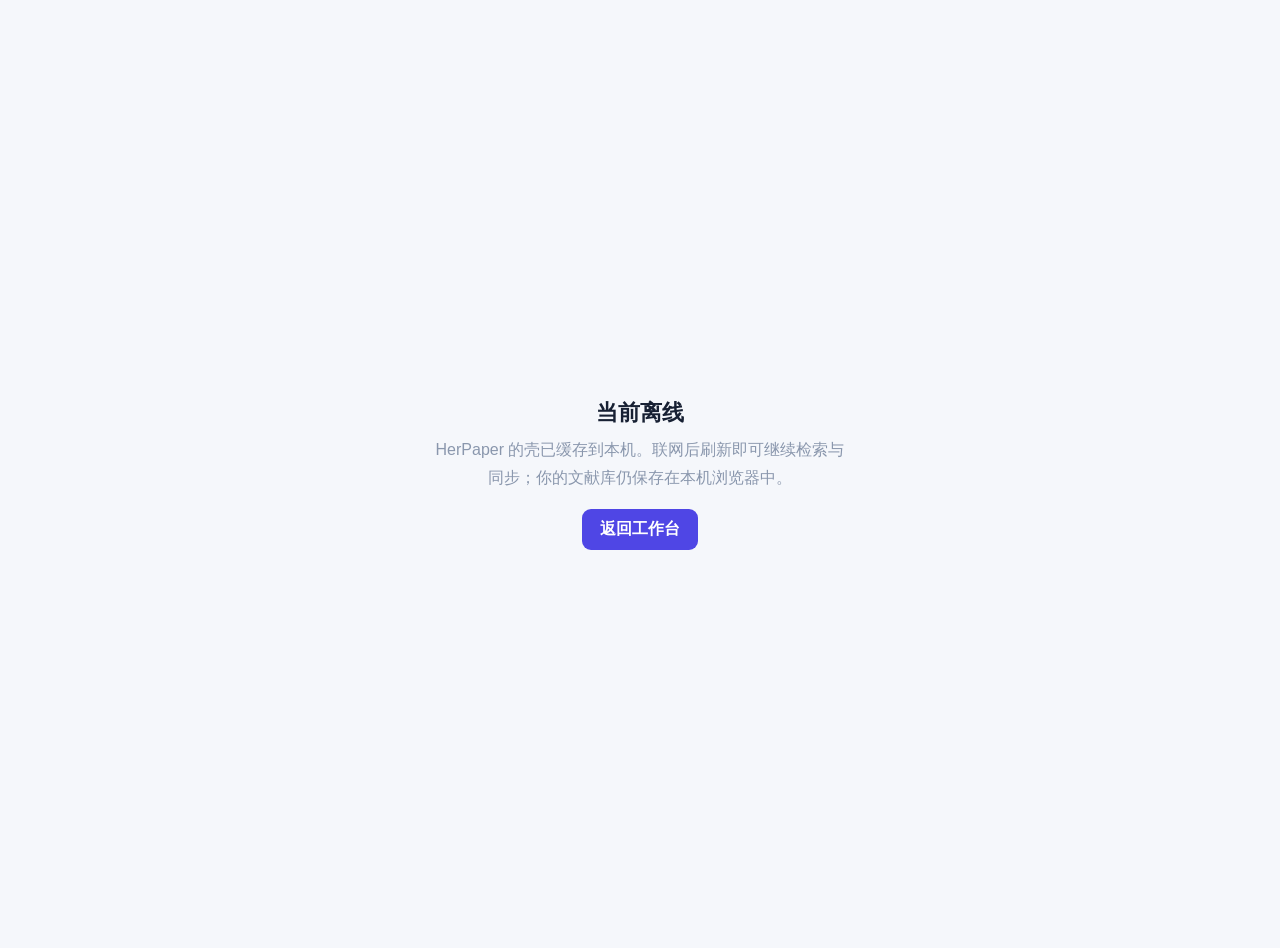
<file: offline.html>
<!DOCTYPE html>
<html lang="zh-CN">
<head>
<meta charset="utf-8">
<meta name="viewport" content="width=device-width,initial-scale=1">
<title>HerPaper · 离线</title>
<style>
  :root{--ink:#172033;--muted:#8a97ad;--brand:#4f46e5;--bg:#f5f7fb}
  body{margin:0;min-height:100vh;display:grid;place-items:center;font-family:-apple-system,"PingFang SC","Microsoft YaHei",sans-serif;background:var(--bg);color:var(--ink);padding:24px;text-align:center}
  h1{font-size:22px;margin:0 0 8px}
  p{color:var(--muted);max-width:420px;line-height:1.7;margin:0 auto 18px}
  a{display:inline-block;background:var(--brand);color:#fff;text-decoration:none;padding:10px 18px;border-radius:9px;font-weight:650}
</style>
</head>
<body>
  <div>
    <h1>当前离线</h1>
    <p>HerPaper 的壳已缓存到本机。联网后刷新即可继续检索与同步；你的文献库仍保存在本机浏览器中。</p>
    <a href="./index.html">返回工作台</a>
  </div>
</body>
</html>
</file>
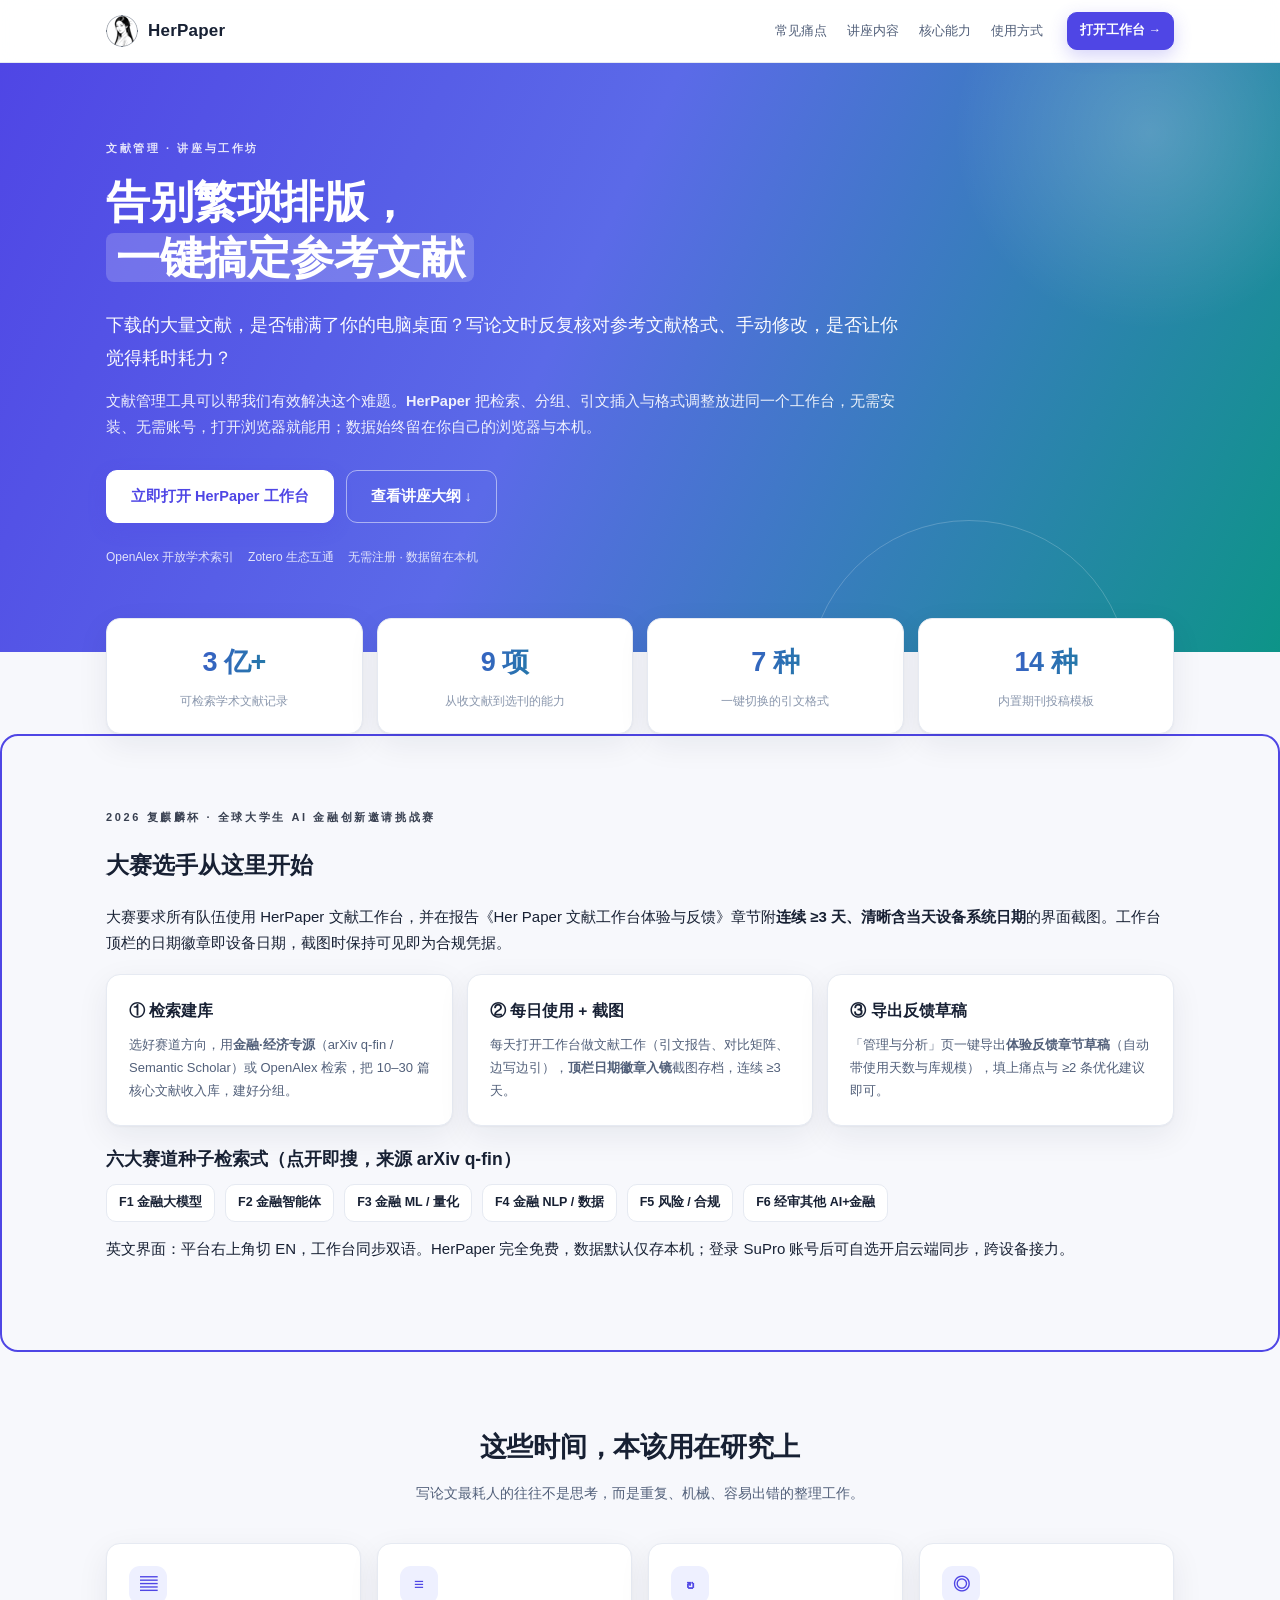
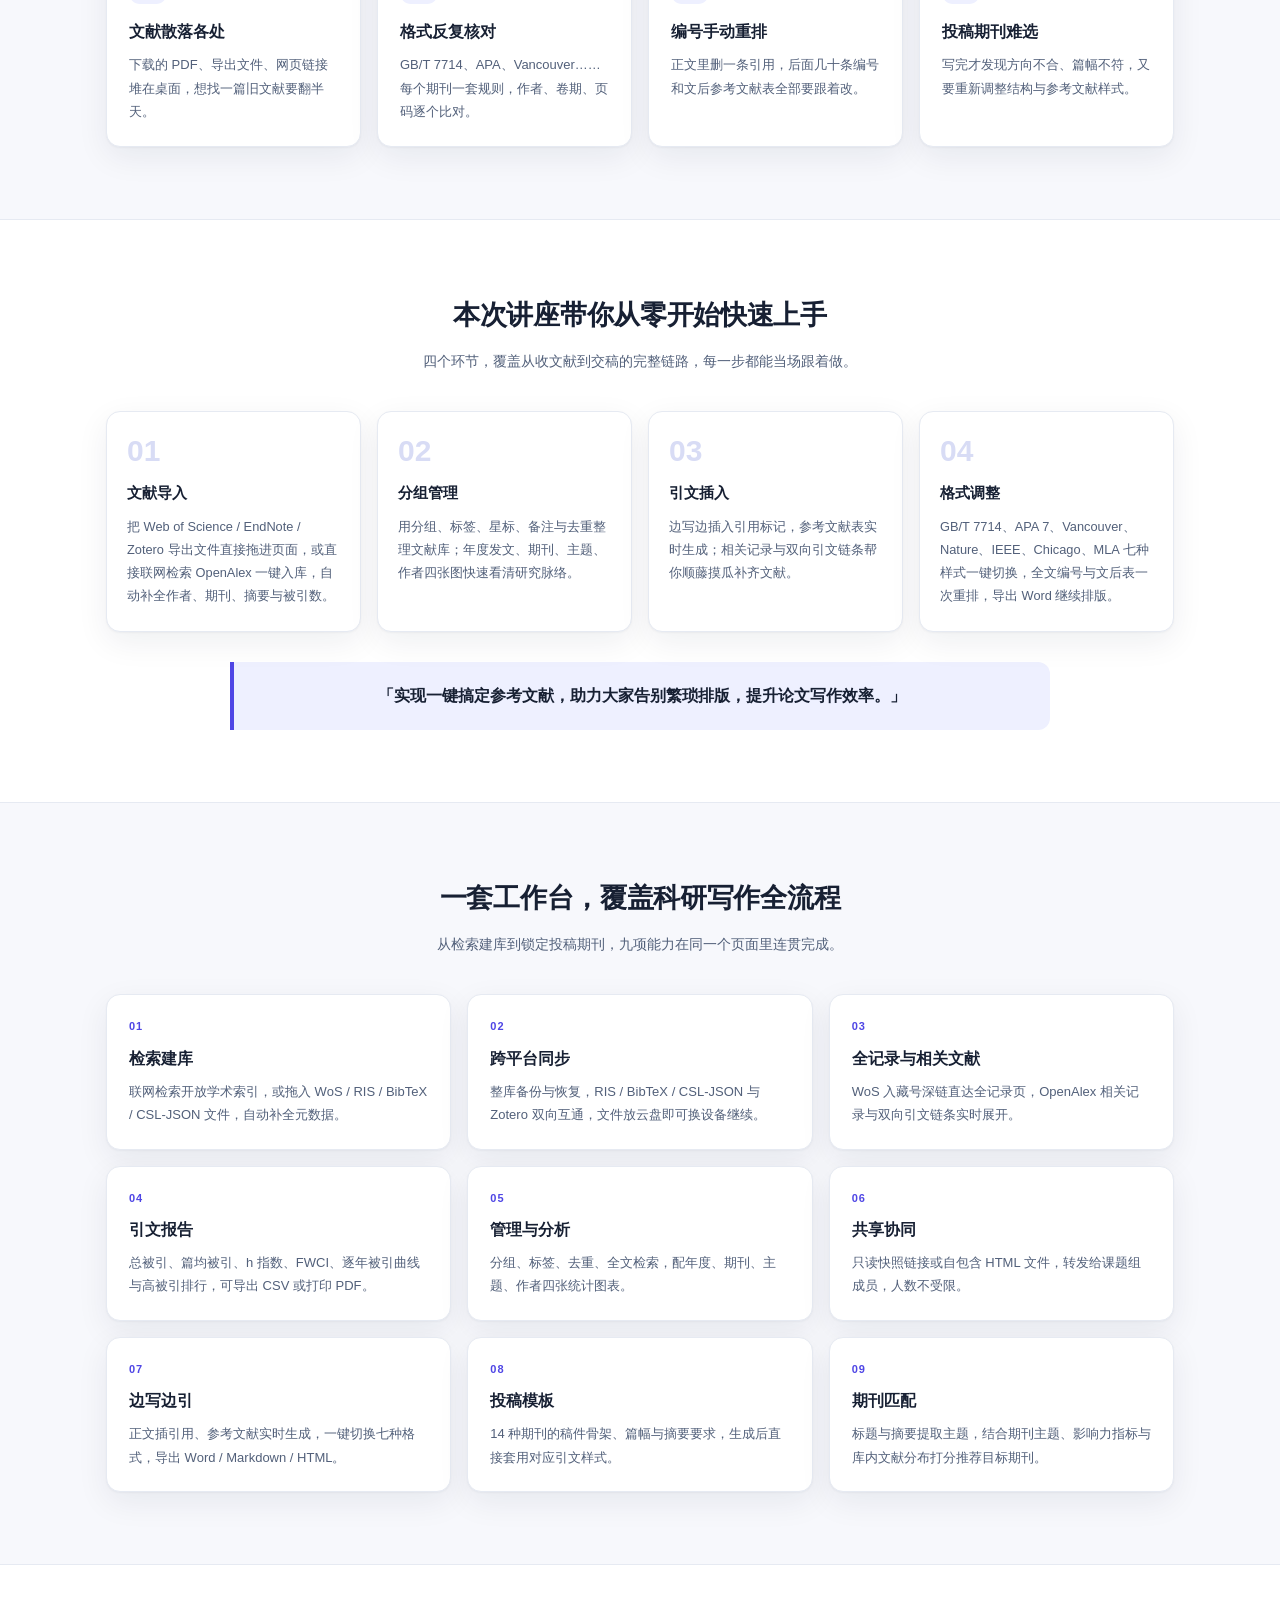
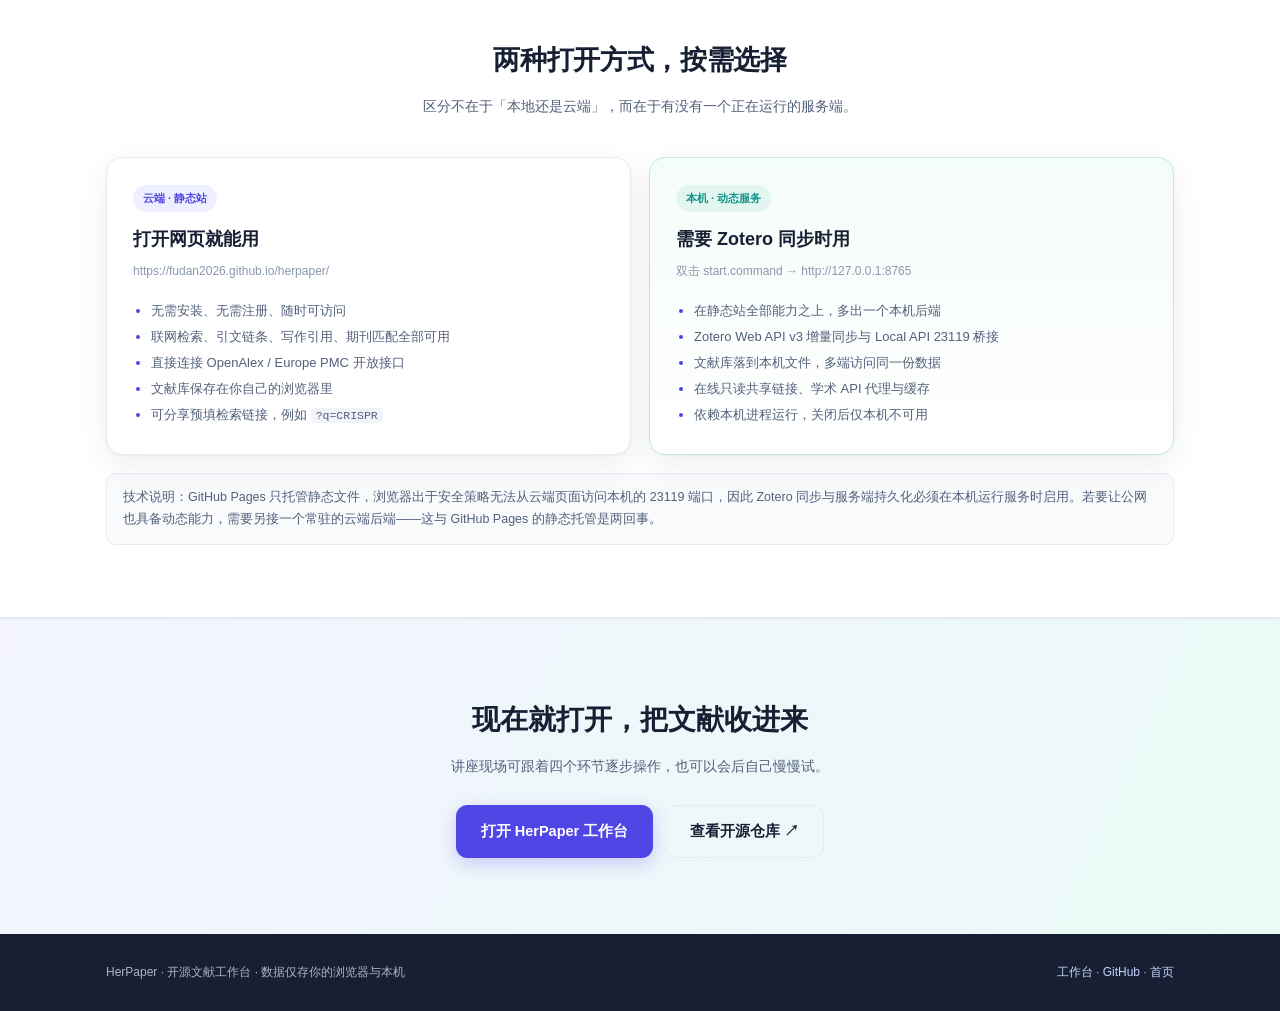
<file: promo.html>
<!DOCTYPE html>
<html lang="zh-CN">
<head>
<meta charset="utf-8">
<meta name="viewport" content="width=device-width,initial-scale=1">
<title>HerPaper · 一键搞定参考文献</title>
<meta name="description" content="HerPaper 文献管理工作台：从零上手文献导入、分组管理、引文插入与格式调整，一键搞定参考文献，告别繁琐排版。">
<meta name="keywords" content="HerPaper,文献管理,参考文献,Zotero,OpenAlex,引文格式,GB/T 7714">
<link rel="canonical" href="https://fudan2026.github.io/herpaper/promo.html">
<meta property="og:title" content="HerPaper · 一键搞定参考文献">
<meta property="og:description" content="讲座与工作坊：从零上手文献导入、分组管理、引文插入与格式调整。">
<meta property="og:type" content="website">
<meta property="og:url" content="https://fudan2026.github.io/herpaper/promo.html">
<meta property="og:image" content="https://fudan2026.github.io/herpaper/assets/herpaper-icon-512.png">
<meta name="twitter:card" content="summary">
<meta name="twitter:title" content="HerPaper · 一键搞定参考文献">
<meta name="twitter:description" content="本地优先的浏览器文献工作台：检索、引文、投稿模板一站搞定。">
<meta name="twitter:image" content="https://fudan2026.github.io/herpaper/assets/herpaper-icon-512.png">
<link rel="stylesheet" href="promo.css">
<link rel="icon" type="image/png" href="assets/herpaper-icon-32.png">
<link rel="apple-touch-icon" href="assets/herpaper-icon-192.png">
<script type="application/ld+json">
{"@context":"https://schema.org","@type":"SoftwareApplication","name":"HerPaper","applicationCategory":"EducationalApplication","operatingSystem":"Web","offers":{"@type":"Offer","price":"0","priceCurrency":"USD"},"description":"Local-first literature workbench: OpenAlex search, Zotero interop, write & cite, journal matching.","url":"https://fudan2026.github.io/herpaper/"}
</script>
</head>
<body>

<header class="nav">
  <div class="nav-in">
    <div class="brand"><img class="brand-icon" src="assets/herpaper-icon-32.png" alt=""> HerPaper</div>
    <nav class="nav-links">
      <a href="#pain">常见痛点</a><a href="#workshop">讲座内容</a><a href="#features">核心能力</a><a href="#modes">使用方式</a>
    </nav>
    <a class="btn primary small" href="index.html">打开工作台 →</a>
  </div>
</header>

<section class="hero">
  <div class="wrap">
    <div class="eyebrow">文献管理 · 讲座与工作坊</div>
    <h1>告别繁琐排版，<br><em>一键搞定参考文献</em></h1>
    <p class="lead">下载的大量文献，是否铺满了你的电脑桌面？写论文时反复核对参考文献格式、手动修改，是否让你觉得耗时耗力？</p>
    <p class="hero-desc">文献管理工具可以帮我们有效解决这个难题。<b>HerPaper</b> 把检索、分组、引文插入与格式调整放进同一个工作台，无需安装、无需账号，打开浏览器就能用；数据始终留在你自己的浏览器与本机。</p>
    <div class="cta-row">
      <a class="btn primary big" href="index.html">立即打开 HerPaper 工作台</a>
      <a class="btn ghost big" href="#workshop">查看讲座大纲 ↓</a>
    </div>
    <div class="trust">
      <span>OpenAlex 开放学术索引</span><span>Zotero 生态互通</span><span>无需注册 · 数据留在本机</span>
    </div>
  </div>
</section>

<div class="wrap stats reveal">
  <div class="stat"><b>3 亿+</b><span>可检索学术文献记录</span></div>
  <div class="stat"><b>9 项</b><span>从收文献到选刊的能力</span></div>
  <div class="stat"><b>7 种</b><span>一键切换的引文格式</span></div>
  <div class="stat"><b>14 种</b><span>内置期刊投稿模板</span></div>
</div>

<!-- 2026 复麒麟杯专区（大赛选手第一站）：三步上手 + 资格闸合规攻略 + 六赛道种子检索 -->
<section class="section" id="cup" style="border:2px solid #4f46e5;border-radius:18px">
  <div class="wrap">
    <div class="eyebrow">2026 复麒麟杯 · 全球大学生 AI 金融创新邀请挑战赛</div>
    <h2>大赛选手从这里开始</h2>
    <p class="para">大赛要求所有队伍使用 HerPaper 文献工作台，并在报告《Her Paper 文献工作台体验与反馈》章节附<b>连续 ≥3 天、清晰含当天设备系统日期</b>的界面截图。工作台顶栏的日期徽章即设备日期，截图时保持可见即为合规凭据。</p>
    <div class="grid3" style="display:grid;grid-template-columns:repeat(3,1fr);gap:14px;margin:18px 0">
      <div class="card"><h3 style="margin:0 0 8px">① 检索建库</h3><p class="para" style="margin:0">选好赛道方向，用<b>金融·经济专源</b>（arXiv q-fin / Semantic Scholar）或 OpenAlex 检索，把 10–30 篇核心文献收入库，建好分组。</p></div>
      <div class="card"><h3 style="margin:0 0 8px">② 每日使用 + 截图</h3><p class="para" style="margin:0">每天打开工作台做文献工作（引文报告、对比矩阵、边写边引），<b>顶栏日期徽章入镜</b>截图存档，连续 ≥3 天。</p></div>
      <div class="card"><h3 style="margin:0 0 8px">③ 导出反馈草稿</h3><p class="para" style="margin:0">「管理与分析」页一键导出<b>体验反馈章节草稿</b>（自动带使用天数与库规模），填上痛点与 ≥2 条优化建议即可。</p></div>
    </div>
    <h3 style="margin:16px 0 10px">六大赛道种子检索式（点开即搜，来源 arXiv q-fin）</h3>
    <div class="btn-row" style="display:flex;flex-wrap:wrap;gap:10px">
      <a class="btn small" href="index.html?q=large+language+model+finance&source=arxiv">F1 金融大模型</a>
      <a class="btn small" href="index.html?q=agent+financial+workflow&source=arxiv">F2 金融智能体</a>
      <a class="btn small" href="index.html?q=machine+learning+stock+market&source=arxiv">F3 金融 ML / 量化</a>
      <a class="btn small" href="index.html?q=financial+NLP+text+mining&source=arxiv">F4 金融 NLP / 数据</a>
      <a class="btn small" href="index.html?q=risk+management+regulation+AI&source=arxiv">F5 风险 / 合规</a>
      <a class="btn small" href="index.html?q=fintech+AI+application&source=arxiv">F6 经审其他 AI+金融</a>
    </div>
    <p class="para" style="margin-top:14px">英文界面：平台右上角切 EN，工作台同步双语。HerPaper 完全免费，数据默认仅存本机；登录 SuPro 账号后可自选开启云端同步，跨设备接力。</p>
  </div>
</section>

<section class="section" id="pain">
  <div class="wrap">
    <div class="section-head reveal">
      <h2>这些时间，本该用在研究上</h2>
      <p>写论文最耗人的往往不是思考，而是重复、机械、容易出错的整理工作。</p>
    </div>
    <div class="grid4">
      <div class="card reveal"><div class="ic">▤</div><h3>文献散落各处</h3><p>下载的 PDF、导出文件、网页链接堆在桌面，想找一篇旧文献要翻半天。</p></div>
      <div class="card reveal"><div class="ic">≡</div><h3>格式反复核对</h3><p>GB/T 7714、APA、Vancouver……每个期刊一套规则，作者、卷期、页码逐个比对。</p></div>
      <div class="card reveal"><div class="ic">↻</div><h3>编号手动重排</h3><p>正文里删一条引用，后面几十条编号和文后参考文献表全部要跟着改。</p></div>
      <div class="card reveal"><div class="ic">◎</div><h3>投稿期刊难选</h3><p>写完才发现方向不合、篇幅不符，又要重新调整结构与参考文献样式。</p></div>
    </div>
  </div>
</section>

<section class="section alt" id="workshop">
  <div class="wrap">
    <div class="section-head reveal">
      <h2>本次讲座带你从零开始快速上手</h2>
      <p>四个环节，覆盖从收文献到交稿的完整链路，每一步都能当场跟着做。</p>
    </div>
    <div class="steps">
      <div class="step reveal"><div class="n">01</div><h3>文献导入</h3><p>把 Web of Science / EndNote / Zotero 导出文件直接拖进页面，或直接联网检索 OpenAlex 一键入库，自动补全作者、期刊、摘要与被引数。</p></div>
      <div class="step reveal"><div class="n">02</div><h3>分组管理</h3><p>用分组、标签、星标、备注与去重整理文献库；年度发文、期刊、主题、作者四张图快速看清研究脉络。</p></div>
      <div class="step reveal"><div class="n">03</div><h3>引文插入</h3><p>边写边插入引用标记，参考文献表实时生成；相关记录与双向引文链条帮你顺藤摸瓜补齐文献。</p></div>
      <div class="step reveal"><div class="n">04</div><h3>格式调整</h3><p>GB/T 7714、APA 7、Vancouver、Nature、IEEE、Chicago、MLA 七种样式一键切换，全文编号与文后表一次重排，导出 Word 继续排版。</p></div>
    </div>
    <div class="quote reveal">「实现一键搞定参考文献，助力大家告别繁琐排版，提升论文写作效率。」</div>
  </div>
</section>

<section class="section" id="features">
  <div class="wrap">
    <div class="section-head reveal">
      <h2>一套工作台，覆盖科研写作全流程</h2>
      <p>从检索建库到锁定投稿期刊，九项能力在同一个页面里连贯完成。</p>
    </div>
    <div class="grid3">
      <div class="card reveal"><div class="no">01</div><h3>检索建库</h3><p>联网检索开放学术索引，或拖入 WoS / RIS / BibTeX / CSL-JSON 文件，自动补全元数据。</p></div>
      <div class="card reveal"><div class="no">02</div><h3>跨平台同步</h3><p>整库备份与恢复，RIS / BibTeX / CSL-JSON 与 Zotero 双向互通，文件放云盘即可换设备继续。</p></div>
      <div class="card reveal"><div class="no">03</div><h3>全记录与相关文献</h3><p>WoS 入藏号深链直达全记录页，OpenAlex 相关记录与双向引文链条实时展开。</p></div>
      <div class="card reveal"><div class="no">04</div><h3>引文报告</h3><p>总被引、篇均被引、h 指数、FWCI、逐年被引曲线与高被引排行，可导出 CSV 或打印 PDF。</p></div>
      <div class="card reveal"><div class="no">05</div><h3>管理与分析</h3><p>分组、标签、去重、全文检索，配年度、期刊、主题、作者四张统计图表。</p></div>
      <div class="card reveal"><div class="no">06</div><h3>共享协同</h3><p>只读快照链接或自包含 HTML 文件，转发给课题组成员，人数不受限。</p></div>
      <div class="card reveal"><div class="no">07</div><h3>边写边引</h3><p>正文插引用、参考文献实时生成，一键切换七种格式，导出 Word / Markdown / HTML。</p></div>
      <div class="card reveal"><div class="no">08</div><h3>投稿模板</h3><p>14 种期刊的稿件骨架、篇幅与摘要要求，生成后直接套用对应引文样式。</p></div>
      <div class="card reveal"><div class="no">09</div><h3>期刊匹配</h3><p>标题与摘要提取主题，结合期刊主题、影响力指标与库内文献分布打分推荐目标期刊。</p></div>
    </div>
  </div>
</section>

<section class="section alt" id="modes">
  <div class="wrap">
    <div class="section-head reveal">
      <h2>两种打开方式，按需选择</h2>
      <p>区分不在于「本地还是云端」，而在于有没有一个正在运行的服务端。</p>
    </div>
    <div class="compare">
      <div class="mode reveal">
        <span class="tag">云端 · 静态站</span>
        <h3>打开网页就能用</h3>
        <div class="url">https://fudan2026.github.io/herpaper/</div>
        <ul>
          <li>无需安装、无需注册、随时可访问</li>
          <li>联网检索、引文链条、写作引用、期刊匹配全部可用</li>
          <li>直接连接 OpenAlex / Europe PMC 开放接口</li>
          <li>文献库保存在你自己的浏览器里</li>
          <li>可分享预填检索链接，例如 <code>?q=CRISPR</code></li>
        </ul>
      </div>
      <div class="mode local reveal">
        <span class="tag">本机 · 动态服务</span>
        <h3>需要 Zotero 同步时用</h3>
        <div class="url">双击 start.command → http://127.0.0.1:8765</div>
        <ul>
          <li>在静态站全部能力之上，多出一个本机后端</li>
          <li>Zotero Web API v3 增量同步与 Local API 23119 桥接</li>
          <li>文献库落到本机文件，多端访问同一份数据</li>
          <li>在线只读共享链接、学术 API 代理与缓存</li>
          <li>依赖本机进程运行，关闭后仅本机不可用</li>
        </ul>
      </div>
    </div>
    <div class="note reveal">技术说明：GitHub Pages 只托管静态文件，浏览器出于安全策略无法从云端页面访问本机的 23119 端口，因此 Zotero 同步与服务端持久化必须在本机运行服务时启用。若要让公网也具备动态能力，需要另接一个常驻的云端后端——这与 GitHub Pages 的静态托管是两回事。</div>
  </div>
</section>

<section class="final">
  <div class="wrap">
    <h2>现在就打开，把文献收进来</h2>
    <p>讲座现场可跟着四个环节逐步操作，也可以会后自己慢慢试。</p>
    <div class="cta-row">
      <a class="btn primary big" href="index.html">打开 HerPaper 工作台</a>
      <a class="btn ghost big" href="https://github.com/Fudan2026/herpaper">查看开源仓库 ↗</a>
    </div>
  </div>
</section>

<footer>
  <div class="wrap">
    <span>HerPaper · 开源文献工作台 · 数据仅存你的浏览器与本机</span>
    <span><a href="index.html">工作台</a> · <a href="https://github.com/Fudan2026/herpaper">GitHub</a> · <a href="https://fudan2026.github.io/herpaper/">首页</a></span>
  </div>
</footer>

<script>
(function(){
  var els = document.querySelectorAll('.reveal');
  if (!('IntersectionObserver' in window)) { els.forEach(function(e){e.classList.add('in');}); return; }
  var io = new IntersectionObserver(function(entries){
    entries.forEach(function(en){
      if (en.isIntersecting) { en.target.classList.add('in'); io.unobserve(en.target); }
    });
  }, {threshold:0.12, rootMargin:'0px 0px -30px 0px'});
  els.forEach(function(e,i){ e.style.transitionDelay = (i%4)*60 + 'ms'; io.observe(e); });
  var nav = document.querySelector('.nav');
  window.addEventListener('scroll', function(){ nav.style.boxShadow = window.scrollY > 20 ? '0 8px 24px rgba(20,30,60,.08)' : 'none'; }, {passive:true});
})();
</script>
</body>
</html>
</file>
<file: promo.css>
:root{
  --bg:#f7f8fc; --panel:#ffffff; --ink:#172033; --ink2:#52607a; --muted:#8a97ad;
  --line:#e6eaf2; --brand:#4f46e5; --brand2:#0d9488; --brand-soft:#eef0ff;
  --shadow:0 1px 2px rgba(20,30,60,.04),0 10px 32px rgba(20,30,60,.07);
  --radius:14px;
}
*{box-sizing:border-box}
html{scroll-behavior:smooth}
body{margin:0;background:var(--bg);color:var(--ink);font-family:-apple-system,BlinkMacSystemFont,"SF Pro SC","PingFang SC","Microsoft YaHei",Arial,sans-serif;font-size:15px;line-height:1.75;-webkit-font-smoothing:antialiased}
a{color:inherit;text-decoration:none}
code{background:#f1f3f9;border-radius:4px;padding:1px 5px;font-size:11.5px}
.wrap{max-width:1120px;margin:0 auto;padding:0 26px}

/* nav */
.nav{position:sticky;top:0;z-index:20;background:rgba(255,255,255,.9);backdrop-filter:blur(14px);border-bottom:1px solid var(--line)}
.nav-in{max-width:1120px;margin:0 auto;padding:12px 26px;display:flex;align-items:center;gap:24px}
.brand{display:flex;align-items:center;gap:10px;font-weight:750;font-size:17px;letter-spacing:.2px}
.brand-icon{width:32px;height:32px;border-radius:50%;display:block}
.mark{width:32px;height:32px;border-radius:10px;background:linear-gradient(135deg,#6366f1,#0ea5a4);color:#fff;display:grid;place-items:center;font-size:12px;font-weight:800;letter-spacing:.5px;box-shadow:0 5px 14px rgba(79,70,229,.25)}
.nav-links{display:flex;gap:20px;margin-left:auto;font-size:13px;color:var(--ink2)}
.nav-links a:hover{color:var(--brand)}
.btn{display:inline-flex;align-items:center;justify-content:center;gap:7px;border:1px solid var(--line);background:#fff;border-radius:10px;padding:9px 16px;font-size:13px;font-weight:650;cursor:pointer;transition:.18s;white-space:nowrap}
.btn:hover{transform:translateY(-1px);border-color:#c7cdf5;box-shadow:var(--shadow)}
.btn.primary{background:var(--brand);border-color:var(--brand);color:#fff;box-shadow:0 6px 18px rgba(79,70,229,.24)}
.btn.primary:hover{background:#4338ca}
.btn.ghost{background:transparent}
.btn.big{padding:13px 24px;font-size:14.5px;border-radius:11px}
.btn.small{padding:7px 12px;font-size:12.5px}

/* hero */
.hero{position:relative;overflow:hidden;background:linear-gradient(115deg,#4f46e5 0%,#5b6ae8 44%,#0d9488 100%);color:#fff;padding:76px 0 84px}
.hero::after{content:"";position:absolute;right:-80px;top:-140px;width:420px;height:420px;border-radius:50%;background:radial-gradient(circle,rgba(255,255,255,.20),transparent 66%)}
.hero::before{content:"";position:absolute;right:150px;bottom:-190px;width:320px;height:320px;border-radius:50%;border:1px solid rgba(255,255,255,.20)}
.hero .wrap{position:relative;z-index:2}
.eyebrow{font-size:11px;letter-spacing:2.6px;font-weight:750;opacity:.85;margin-bottom:16px}
.hero h1{font-size:44px;line-height:1.28;margin:0 0 22px;font-weight:780;letter-spacing:-.5px}
.hero h1 em{font-style:normal;background:rgba(255,255,255,.19);padding:0 10px;border-radius:8px;box-decoration-break:clone}
.lead{font-size:18px;line-height:1.85;opacity:.97;max-width:800px;margin:0 0 14px;font-weight:550}
.hero-desc{font-size:14.5px;opacity:.9;max-width:790px;margin:0 0 30px}
.cta-row{display:flex;gap:12px;flex-wrap:wrap;margin-bottom:24px}
.hero .btn.ghost{border-color:rgba(255,255,255,.5);color:#fff}
.hero .btn.ghost:hover{background:rgba(255,255,255,.12)}
.hero .btn.primary{background:#fff;color:var(--brand);border-color:#fff}
.hero .btn.primary:hover{background:#f2f3ff}
.trust{font-size:12px;opacity:.82}
.trust span{margin-right:14px;white-space:nowrap}

/* stats */
.stats{display:grid;grid-template-columns:repeat(4,1fr);gap:14px;margin:-34px auto 0;position:relative;z-index:5;max-width:1120px}
.stat{background:#fff;border:1px solid var(--line);border-radius:var(--radius);padding:20px 18px;box-shadow:var(--shadow);text-align:center}
.stat b{display:block;font-size:27px;font-weight:780;letter-spacing:-.5px;background:linear-gradient(100deg,#4f46e5,#0d9488);-webkit-background-clip:text;background-clip:text;color:transparent}
.stat span{font-size:12px;color:var(--muted)}

/* sections */
.section{padding:72px 0}
.section.alt{background:#fff;border-top:1px solid var(--line);border-bottom:1px solid var(--line)}
.section-head{text-align:center;margin-bottom:38px}
.section-head h2,.section>h2{font-size:27px;font-weight:760;margin:0 0 10px;letter-spacing:-.3px}
.section-head p,.section>.sub{color:var(--ink2);font-size:14px;margin:0}
.section>.sub{margin-bottom:30px}
.grid4{display:grid;grid-template-columns:repeat(4,1fr);gap:16px}
.grid3{display:grid;grid-template-columns:repeat(3,1fr);gap:16px}
.card{background:#fff;border:1px solid var(--line);border-radius:var(--radius);padding:22px;box-shadow:var(--shadow);transition:.2s}
.card:hover{transform:translateY(-3px);border-color:#c7cdf5}
.card .ic{width:38px;height:38px;border-radius:11px;background:var(--brand-soft);color:var(--brand);display:grid;place-items:center;font-size:17px;font-weight:750;margin-bottom:14px}
.card h3{margin:0 0 8px;font-size:15.5px;font-weight:700}
.card p{margin:0;color:var(--ink2);font-size:13px;line-height:1.8}
.card .no{font-size:11px;font-weight:750;color:var(--brand);letter-spacing:1px;margin-bottom:8px}

/* steps */
.steps{display:grid;grid-template-columns:repeat(4,1fr);gap:16px;counter-reset:s}
.step{position:relative;background:#fff;border:1px solid var(--line);border-radius:var(--radius);padding:24px 20px;box-shadow:var(--shadow)}
.step .n{font-size:30px;font-weight:800;line-height:1;color:#d8dcf5;margin-bottom:14px}
.step h3{margin:0 0 8px;font-size:15px;font-weight:700}
.step p{margin:0;font-size:12.8px;color:var(--ink2);line-height:1.8}
.quote{margin:30px auto 0;max-width:820px;text-align:center;font-size:16px;font-weight:600;color:var(--ink);padding:20px 24px;background:var(--brand-soft);border-left:4px solid var(--brand);border-radius:0 12px 12px 0}

/* compare */
.compare{display:grid;grid-template-columns:1fr 1fr;gap:18px;margin-top:8px}
.mode{background:#fff;border:1px solid var(--line);border-radius:16px;padding:26px;box-shadow:var(--shadow)}
.mode.local{border-color:#bfe8de;background:linear-gradient(180deg,#f4fcf9,#fff)}
.mode .tag{display:inline-block;font-size:11px;font-weight:700;padding:4px 10px;border-radius:99px;background:var(--brand-soft);color:var(--brand);margin-bottom:12px}
.mode.local .tag{background:#e2f6ef;color:var(--brand2)}
.mode h3{margin:0 0 6px;font-size:18px;font-weight:730}
.mode .url{font-size:12px;color:var(--muted);word-break:break-all;margin-bottom:16px}
.mode ul{margin:0;padding-left:18px;color:var(--ink2);font-size:13px;line-height:2}
.mode li::marker{color:var(--brand)}
.note{margin-top:18px;padding:13px 16px;background:#f8fafc;border:1px solid var(--line);border-radius:10px;font-size:12.5px;color:var(--ink2)}

/* final cta */
.final{text-align:center;padding:76px 0;background:linear-gradient(115deg,#f3f4ff,#eafaf6);border-top:1px solid var(--line)}
.final h2{font-size:28px;margin:0 0 10px;font-weight:770}
.final p{color:var(--ink2);font-size:14px;margin:0 0 26px}
.final .cta-row{justify-content:center;margin:0}
footer{background:#172033;color:#aab4c8;padding:28px 0;font-size:12px}
footer .wrap{display:flex;justify-content:space-between;gap:16px;flex-wrap:wrap}
footer a{color:#c7d2fe}
footer a:hover{text-decoration:underline}

/* reveal */
.reveal{opacity:0;transform:translateY(16px);transition:opacity .55s ease,transform .55s ease}
.reveal.in{opacity:1;transform:none}
@media(prefers-reduced-motion:reduce){.reveal{opacity:1;transform:none;transition:none}}
@media(max-width:900px){
  .grid4,.stats,.steps{grid-template-columns:repeat(2,1fr)}
  .grid3,.compare{grid-template-columns:1fr}
  .hero h1{font-size:33px}
  .nav-links{display:none}
  .stats{margin-top:20px}
}
@media(max-width:560px){
  .grid4,.stats,.steps{grid-template-columns:1fr}
  .hero{padding:56px 0 70px}
  .hero h1{font-size:28px}
  .lead{font-size:16px}
  .section{padding:52px 0}
}
@media print{
  .nav,.final{display:none}
  .hero{background:#4f46e5!important;-webkit-print-color-adjust:exact;print-color-adjust:exact}
  .reveal{opacity:1!important;transform:none!important}
}
</file>
